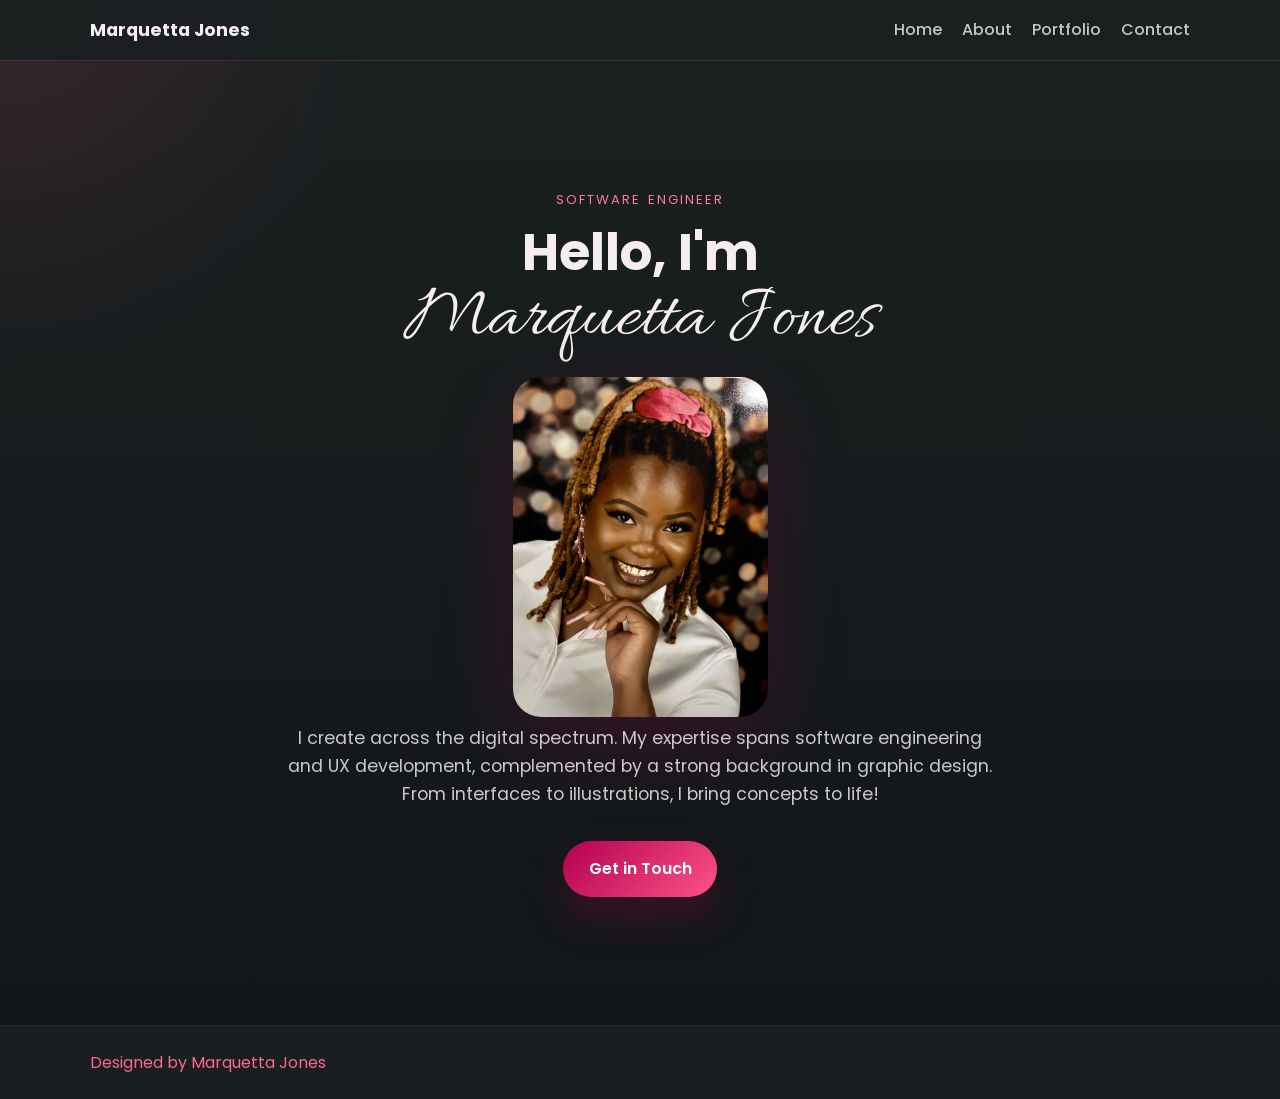
<file: index.html>
<!DOCTYPE html>
<html lang="en">
<head>
  <meta charset="UTF-8">
  <meta name="viewport" content="width=device-width, initial-scale=1.0">
  <title>Marquetta Jones | Home</title>
  <link rel="stylesheet" href="css/styles.css">
</head>
<body>
  <header class="site-header">
    <div class="container">
      <a href="index.html" class="brand">Marquetta Jones</a>
      <nav class="site-nav">
        <a href="index.html">Home</a>
        <a href="about.html">About</a>
        <a href="portfolio.html">Portfolio</a>
        <a href="contact.html">Contact</a>
      </nav>
    </div>
  </header>

  <main class="page-content">
    <section class="hero">
      <div class="container hero-grid">
        <div class="hero-copy">
          <p class="eyebrow">Software Engineer</p>
          <h1>Hello, I'm<br><span class="name-cursive">Marquetta Jones</span></h1>
          <div class="hero-image">
            <img src="img/Headshot.jpeg" alt="Headshot of Marquetta Jones">
          </div>
          <p class="lead">I create across the digital spectrum. My expertise spans software engineering and UX development, complemented by a strong background in graphic design. From interfaces to illustrations, I bring concepts to life!</p>
          <a class="button" href="contact.html">Get in Touch</a>
        </div>
      </div>
    </section>
  </main>

  <footer class="site-footer">
    <div class="container">
      <p>Designed by Marquetta Jones</p>
    </div>
  </footer>
</body>
</html>
</file>
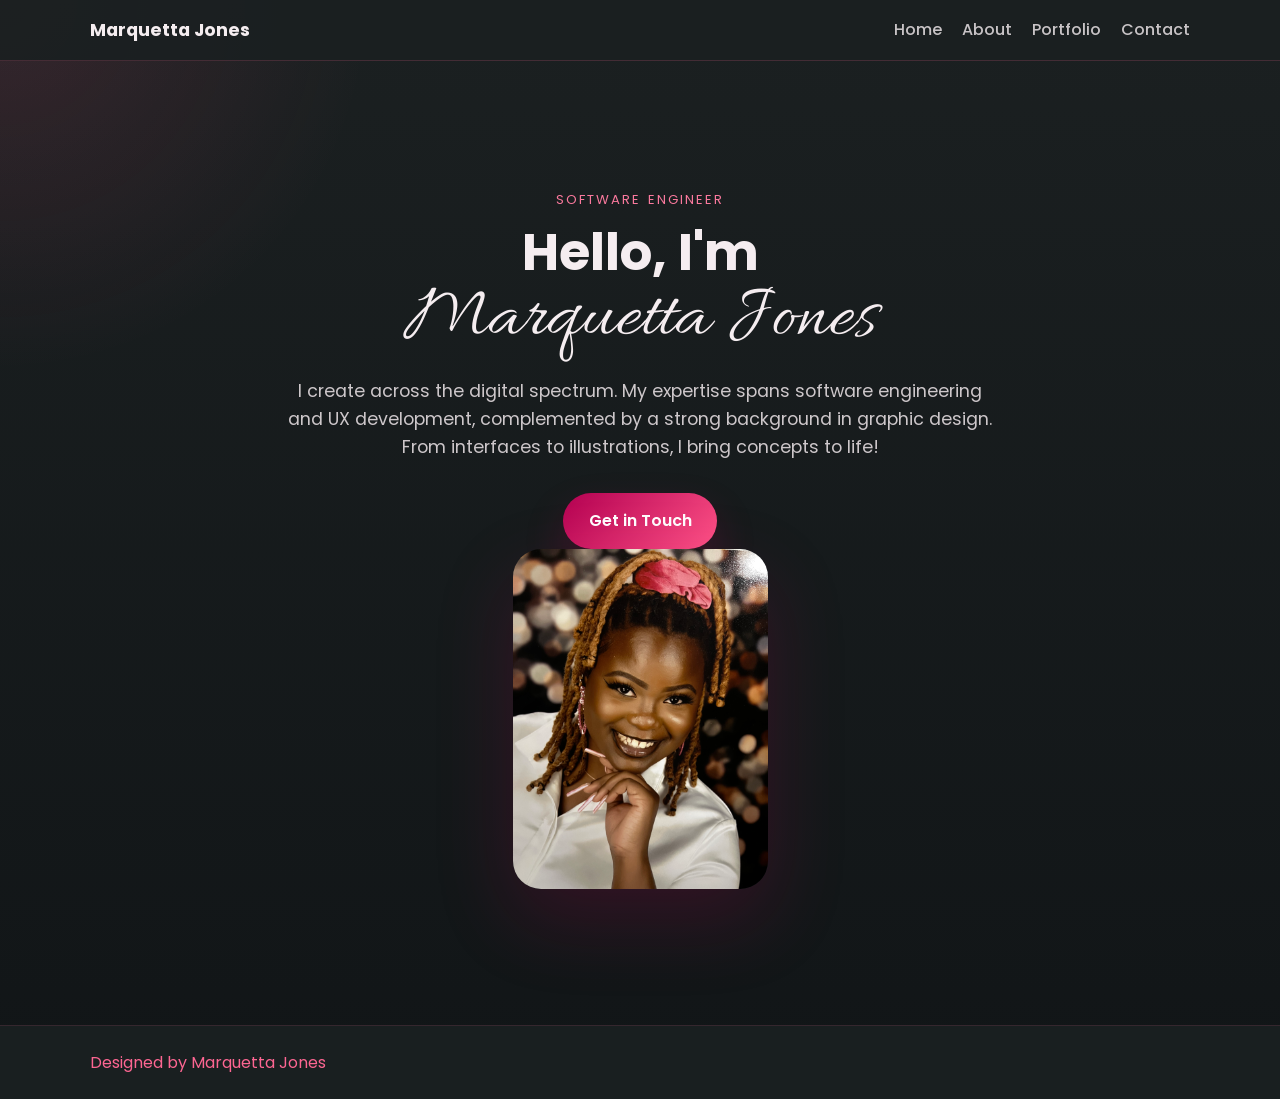
<file: html/index.html>
<!DOCTYPE html>
<html lang="en">
<head>
  <meta charset="UTF-8">
  <meta name="viewport" content="width=device-width, initial-scale=1.0">
  <title>Marquetta Jones | Home</title>
  <link rel="stylesheet" href="../css/styles.css">
</head>
<body>
  <header class="site-header">
    <div class="container">
      <a href="index.html" class="brand">Marquetta Jones</a>
      <nav class="site-nav">
        <a href="index.html">Home</a>
        <a href="about.html">About</a>
        <a href="portfolio.html">Portfolio</a>
        <a href="contact.html">Contact</a>
      </nav>
    </div>
  </header>

  <main class="page-content">
    <section class="hero">
      <div class="container hero-grid">
        <div class="hero-copy">
          <p class="eyebrow">Software Engineer</p>
          <h1>Hello, I'm<br><span class="name-cursive">Marquetta Jones</span></h1>
          <p class="lead">I create across the digital spectrum. My expertise spans software engineering and UX development, complemented by a strong background in graphic design. From interfaces to illustrations, I bring concepts to life!</p>
          <a class="button" href="contact.html">Get in Touch</a>
        </div>
        <div class="hero-image">
          <img src="../img/Headshot.jpeg" alt="Headshot of Marquetta Jones">
        </div>
      </div>
    </section>
  </main>

  <footer class="site-footer">
    <div class="container">
      <p>Designed by Marquetta Jones</p>
    </div>
  </footer>
</body>
</html>
</file>
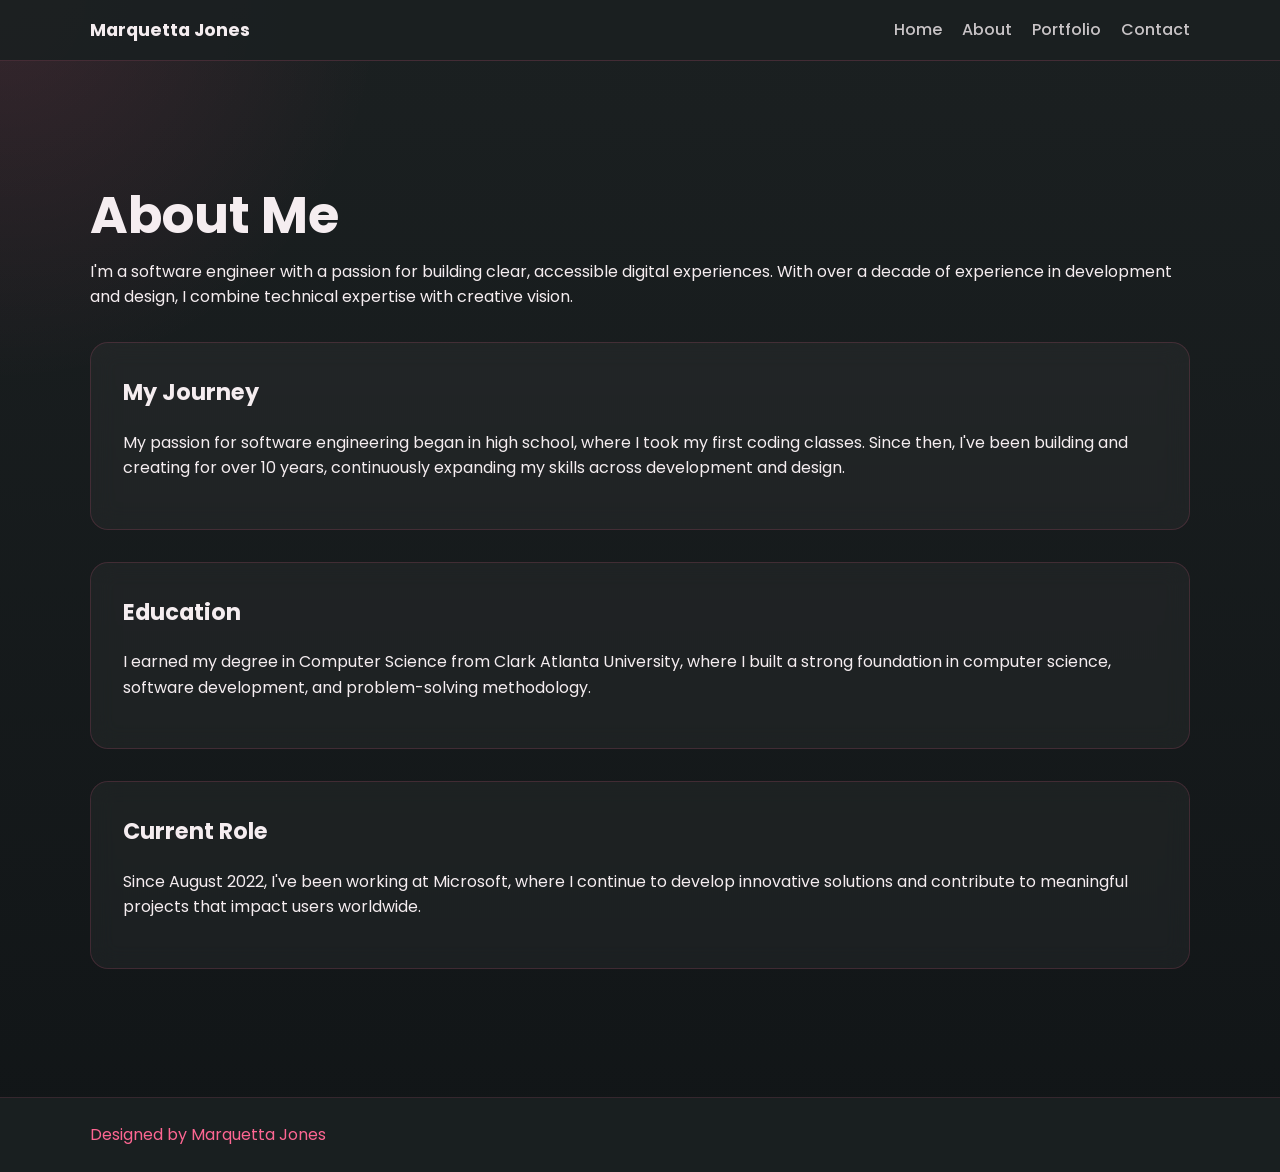
<file: about.html>
<!DOCTYPE html>
<html lang="en">
<head>
  <meta charset="UTF-8">
  <meta name="viewport" content="width=device-width, initial-scale=1.0">
  <title>Marquetta Jones | About</title>
  <link rel="stylesheet" href="css/styles.css">
</head>
<body>
  <header class="site-header">
    <div class="container">
      <a href="index.html" class="brand">Marquetta Jones</a>
      <nav class="site-nav">
        <a href="index.html">Home</a>
        <a href="about.html">About</a>
        <a href="portfolio.html">Portfolio</a>
        <a href="contact.html">Contact</a>
      </nav>
    </div>
  </header>

  <main class="page-content">
    <section class="about-section">
      <div class="container">
        <h1>About Me</h1>
        <p>I'm a software engineer with a passion for building clear, accessible digital experiences. With over a decade of experience in development and design, I combine technical expertise with creative vision.</p>
        
        <div class="history-card">
          <h2>My Journey</h2>
          <p>My passion for software engineering began in high school, where I took my first coding classes. Since then, I've been building and creating for over 10 years, continuously expanding my skills across development and design.</p>
        </div>

        <div class="history-card">
          <h2>Education</h2>
          <p>I earned my degree in Computer Science from Clark Atlanta University, where I built a strong foundation in computer science, software development, and problem-solving methodology.</p>
        </div>

        <div class="history-card">
          <h2>Current Role</h2>
          <p>Since August 2022, I've been working at Microsoft, where I continue to develop innovative solutions and contribute to meaningful projects that impact users worldwide.</p>
        </div>
      </div>
    </section>
  </main>

  <footer class="site-footer">
    <div class="container">
      <p>Designed by Marquetta Jones</p>
    </div>
  </footer>
</body>
</html>
</file>
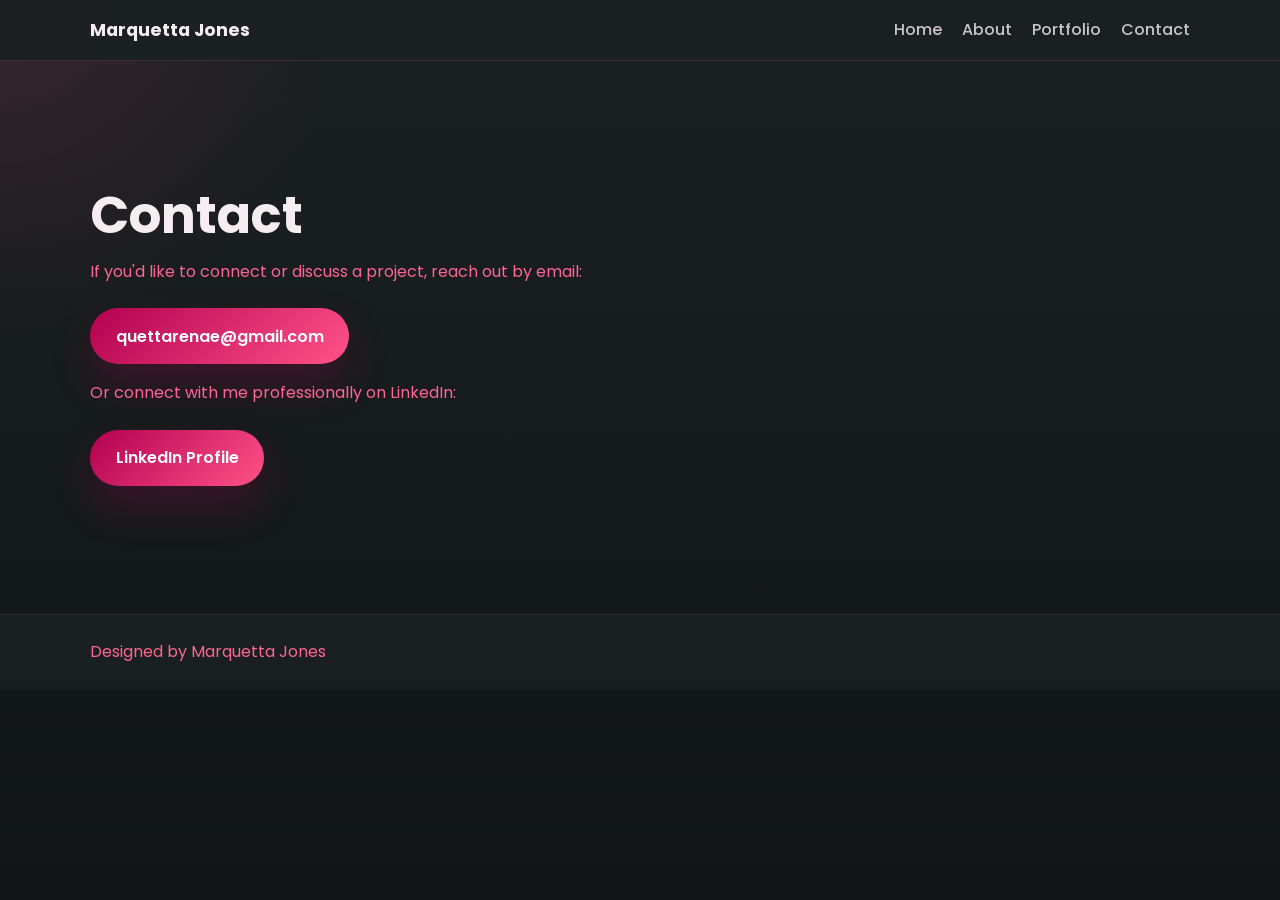
<file: contact.html>
<!DOCTYPE html>
<html lang="en">
<head>
  <meta charset="UTF-8">
  <meta name="viewport" content="width=device-width, initial-scale=1.0">
  <title>Marquetta Jones | Contact</title>
  <link rel="stylesheet" href="css/styles.css">
</head>
<body>
  <header class="site-header">
    <div class="container">
      <a href="index.html" class="brand">Marquetta Jones</a>
      <nav class="site-nav">
        <a href="index.html">Home</a>
        <a href="about.html">About</a>
        <a href="portfolio.html">Portfolio</a>
        <a href="contact.html">Contact</a>
      </nav>
    </div>
  </header>

  <main class="page-content">
    <section class="contact-section">
      <div class="container">
        <h1>Contact</h1>
        <p>If you'd like to connect or discuss a project, reach out by email:</p>
        <a class="email-link" href="mailto:quettarenae@gmail.com">quettarenae@gmail.com</a>
        <p>Or connect with me professionally on LinkedIn:</p>
        <a class="email-link" href="https://www.linkedin.com/in/marquetta-j-2748b9159/" target="_blank">LinkedIn Profile</a>
      </div>
    </section>
  </main>

  <footer class="site-footer">
    <div class="container">
      <p>Designed by Marquetta Jones</p>
    </div>
  </footer>
</body>
</html>
</file>
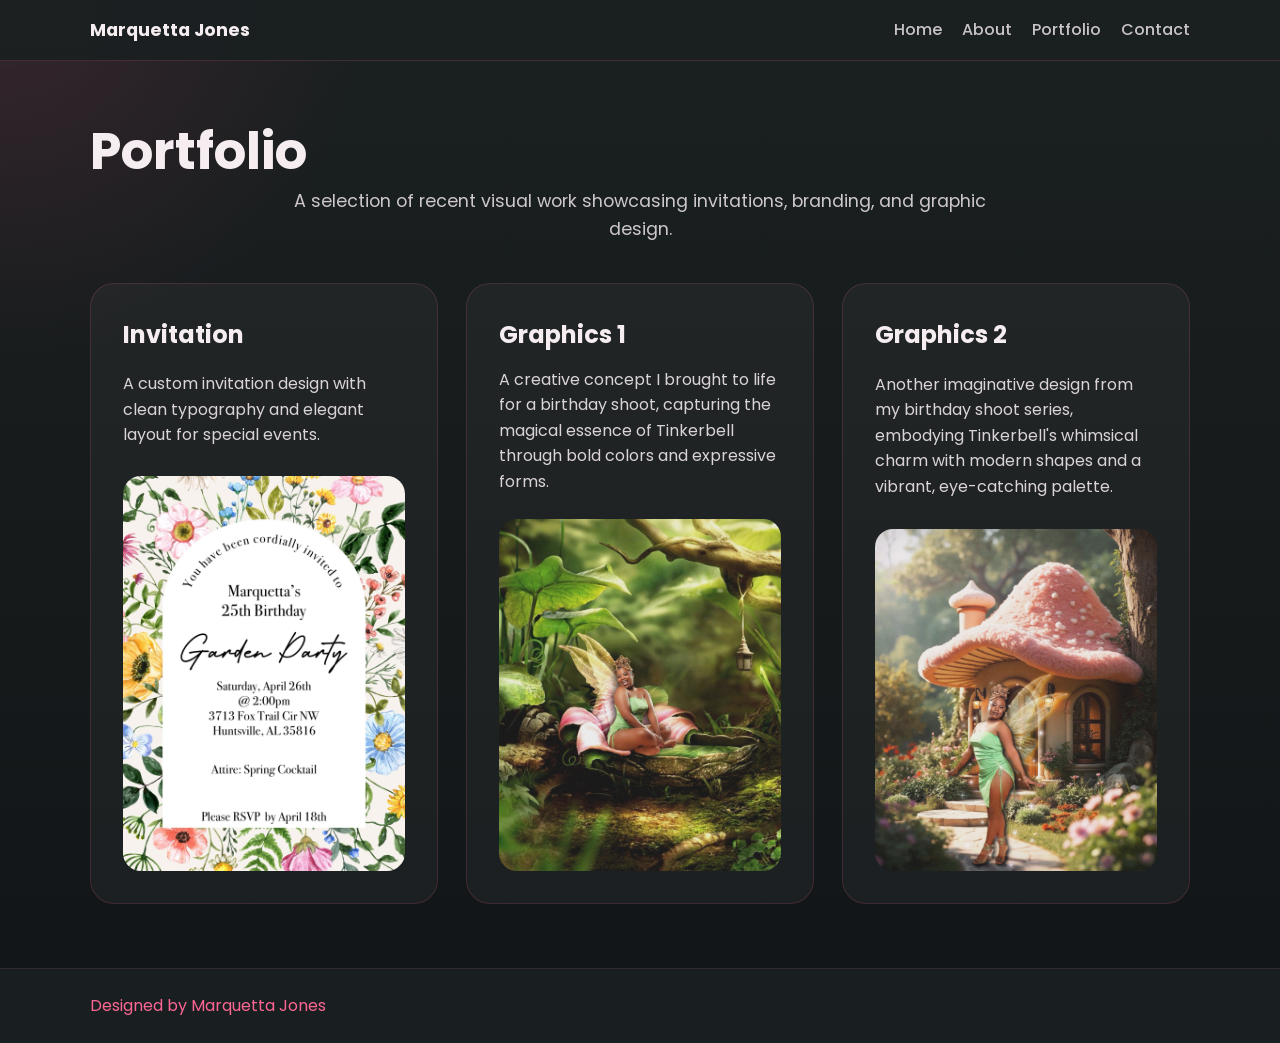
<file: portfolio.html>
<!DOCTYPE html>
<html lang="en">
<head>
  <meta charset="UTF-8">
  <meta name="viewport" content="width=device-width, initial-scale=1.0">
  <title>Marquetta Jones | Portfolio</title>
  <link rel="stylesheet" href="css/styles.css">
</head>
<body>
  <header class="site-header">
    <div class="container">
      <a href="index.html" class="brand">Marquetta Jones</a>
      <nav class="site-nav">
        <a href="index.html">Home</a>
        <a href="about.html">About</a>
        <a href="portfolio.html">Portfolio</a>
        <a href="contact.html">Contact</a>
      </nav>
    </div>
  </header>

  <main class="page-content">
    <section class="portfolio-section">
      <div class="container">
        <h1>Portfolio</h1>
        <p class="lead">A selection of recent visual work showcasing invitations, branding, and graphic design.</p>

        <div class="portfolio-grid">
          <article class="project-card">
            <h2>Invitation</h2>
            <p>A custom invitation design with clean typography and elegant layout for special events.</p>
            <img src="img/Invitation.JPG" alt="Invitation design" class="project-image">
          </article>

          <article class="project-card">
            <h2>Graphics 1</h2>
            <p>A creative concept I brought to life for a birthday shoot, capturing the magical essence of Tinkerbell through bold colors and expressive forms.</p>
            <img src="img/Graphics1.JPEG" alt="Graphics 1 design" class="project-image">
          </article>

          <article class="project-card">
            <h2>Graphics 2</h2>
            <p>Another imaginative design from my birthday shoot series, embodying Tinkerbell's whimsical charm with modern shapes and a vibrant, eye-catching palette.</p>
            <img src="img/Graphics2.JPEG" alt="Graphics 2 design" class="project-image">
          </article>
        </div>
      </div>
    </section>
  </main>

  <footer class="site-footer">
    <div class="container">
      <p>Designed by Marquetta Jones</p>
    </div>
  </footer>
</body>
</html>
</file>
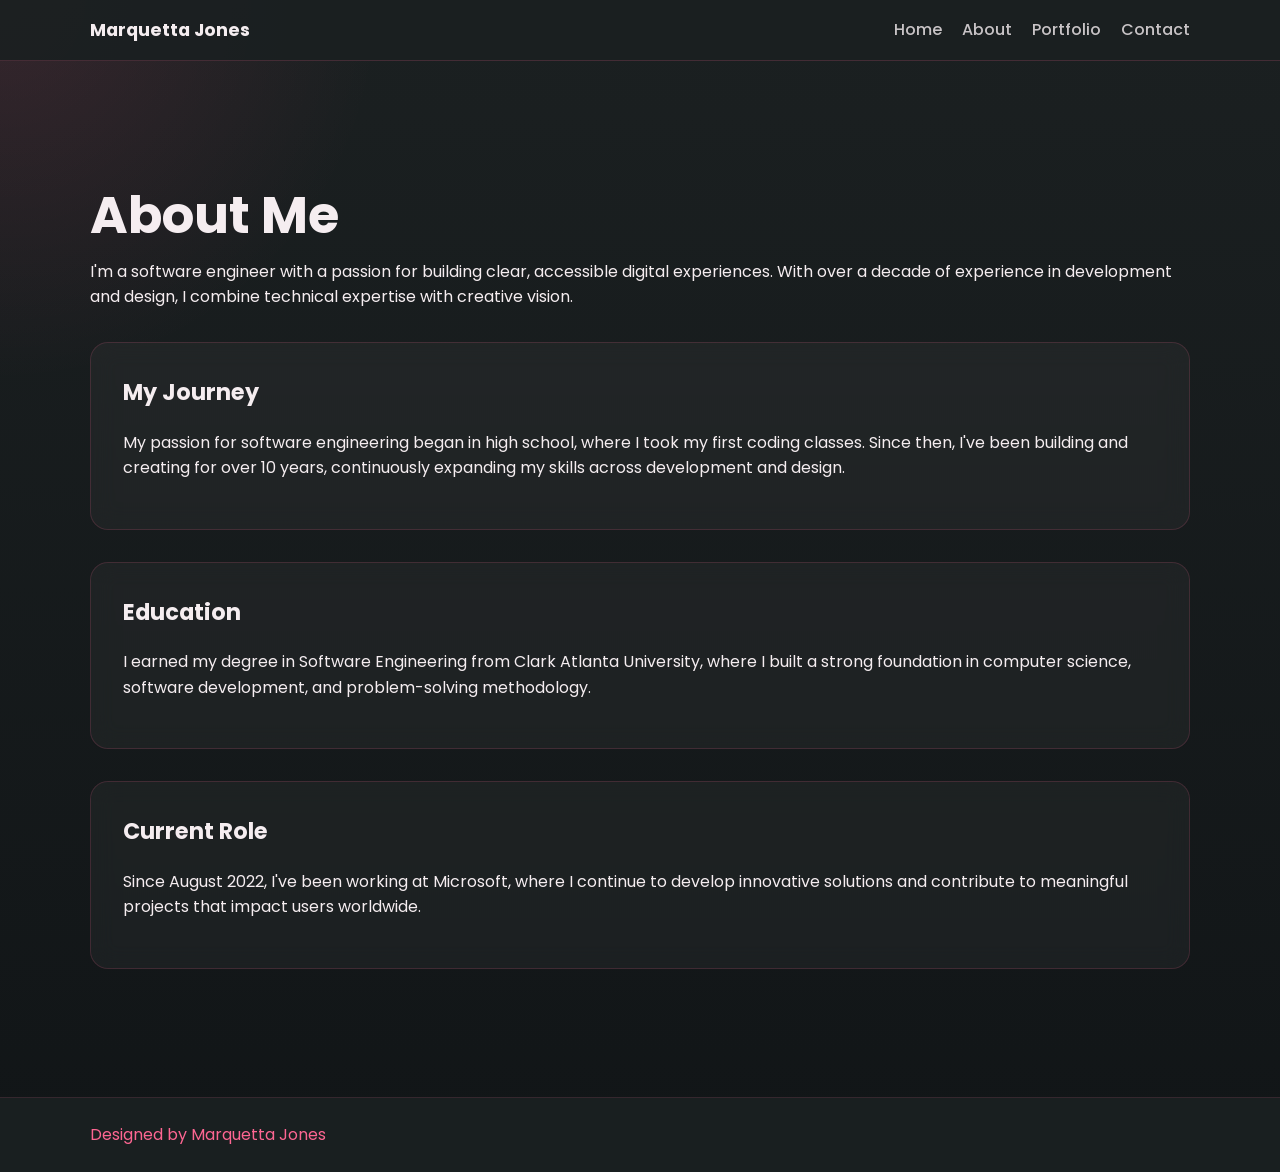
<file: html/about.html>
<!DOCTYPE html>
<html lang="en">
<head>
  <meta charset="UTF-8">
  <meta name="viewport" content="width=device-width, initial-scale=1.0">
  <title>Marquetta Jones | About</title>
  <link rel="stylesheet" href="../css/styles.css">
</head>
<body>
  <header class="site-header">
    <div class="container">
      <a href="index.html" class="brand">Marquetta Jones</a>
      <nav class="site-nav">
        <a href="index.html">Home</a>
        <a href="about.html">About</a>
        <a href="portfolio.html">Portfolio</a>
        <a href="contact.html">Contact</a>
      </nav>
    </div>
  </header>

  <main class="page-content">
    <section class="about-section">
      <div class="container">
        <h1>About Me</h1>
        <p>I'm a software engineer with a passion for building clear, accessible digital experiences. With over a decade of experience in development and design, I combine technical expertise with creative vision.</p>
        
        <div class="history-card">
          <h2>My Journey</h2>
          <p>My passion for software engineering began in high school, where I took my first coding classes. Since then, I've been building and creating for over 10 years, continuously expanding my skills across development and design.</p>
        </div>

        <div class="history-card">
          <h2>Education</h2>
          <p>I earned my degree in Software Engineering from Clark Atlanta University, where I built a strong foundation in computer science, software development, and problem-solving methodology.</p>
        </div>

        <div class="history-card">
          <h2>Current Role</h2>
          <p>Since August 2022, I've been working at Microsoft, where I continue to develop innovative solutions and contribute to meaningful projects that impact users worldwide.</p>
        </div>
      </div>
    </section>
  </main>

  <footer class="site-footer">
    <div class="container">
      <p>Designed by Marquetta Jones</p>
    </div>
  </footer>
</body>
</html>
</file>
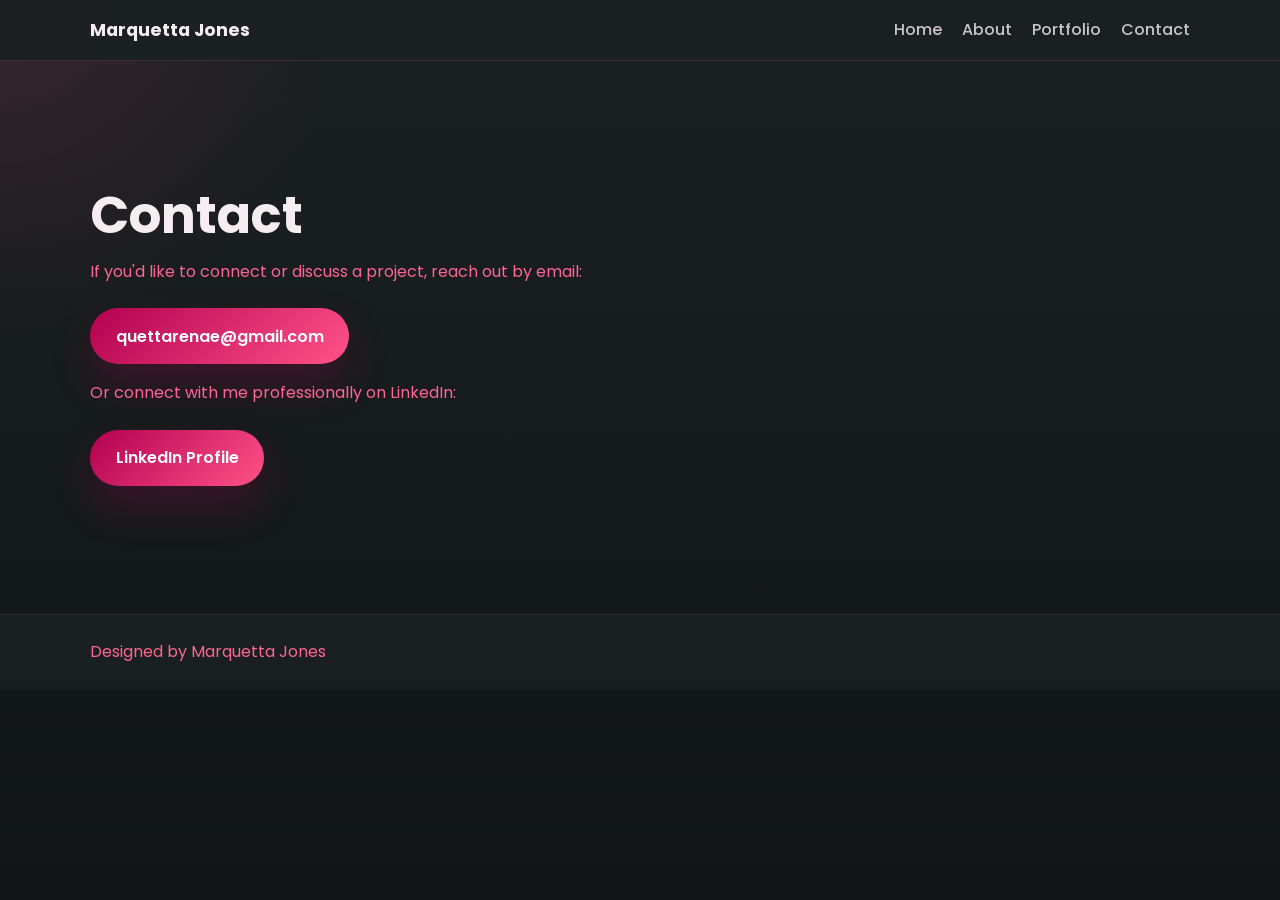
<file: html/contact.html>
<!DOCTYPE html>
<html lang="en">
<head>
  <meta charset="UTF-8">
  <meta name="viewport" content="width=device-width, initial-scale=1.0">
  <title>Marquetta Jones | Contact</title>
  <link rel="stylesheet" href="../css/styles.css">
</head>
<body>
  <header class="site-header">
    <div class="container">
      <a href="index.html" class="brand">Marquetta Jones</a>
      <nav class="site-nav">
        <a href="index.html">Home</a>
        <a href="about.html">About</a>
        <a href="portfolio.html">Portfolio</a>
        <a href="contact.html">Contact</a>
      </nav>
    </div>
  </header>

  <main class="page-content">
    <section class="contact-section">
      <div class="container">
        <h1>Contact</h1>
        <p>If you'd like to connect or discuss a project, reach out by email:</p>
        <a class="email-link" href="mailto:quettarenae@gmail.com">quettarenae@gmail.com</a>
        <p>Or connect with me professionally on LinkedIn:</p>
        <a class="email-link" href="https://www.linkedin.com/in/marquetta-j-2748b9159/" target="_blank">LinkedIn Profile</a>
      </div>
    </section>
  </main>

  <footer class="site-footer">
    <div class="container">
      <p>Designed by Marquetta Jones</p>
    </div>
  </footer>
</body>
</html>
</file>
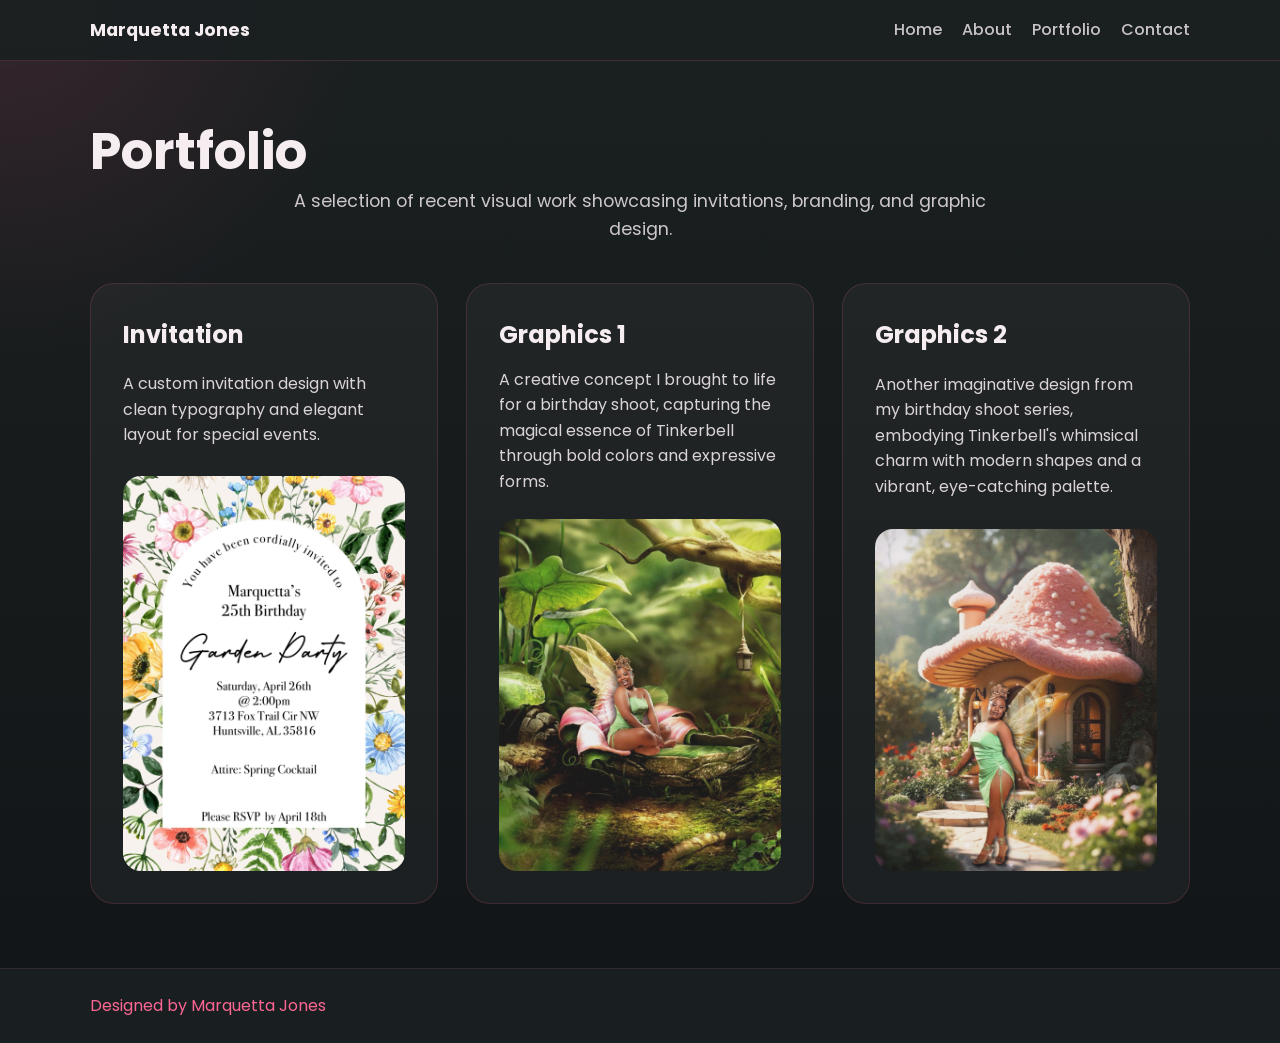
<file: html/portfolio.html>
<!DOCTYPE html>
<html lang="en">
<head>
  <meta charset="UTF-8">
  <meta name="viewport" content="width=device-width, initial-scale=1.0">
  <title>Marquetta Jones | Portfolio</title>
  <link rel="stylesheet" href="../css/styles.css">
</head>
<body>
  <header class="site-header">
    <div class="container">
      <a href="index.html" class="brand">Marquetta Jones</a>
      <nav class="site-nav">
        <a href="index.html">Home</a>
        <a href="about.html">About</a>
        <a href="portfolio.html">Portfolio</a>
        <a href="contact.html">Contact</a>
      </nav>
    </div>
  </header>

  <main class="page-content">
    <section class="portfolio-section">
      <div class="container">
        <h1>Portfolio</h1>
        <p class="lead">A selection of recent visual work showcasing invitations, branding, and graphic design.</p>

        <div class="portfolio-grid">
          <article class="project-card">
            <h2>Invitation</h2>
            <p>A custom invitation design with clean typography and elegant layout for special events.</p>
            <img src="../img/Invitation.JPG" alt="Invitation design" class="project-image">
          </article>

          <article class="project-card">
            <h2>Graphics 1</h2>
            <p>A creative concept I brought to life for a birthday shoot, capturing the magical essence of Tinkerbell through bold colors and expressive forms.</p>
            <img src="../img/Graphics1.JPEG" alt="Graphics 1 design" class="project-image">
          </article>

          <article class="project-card">
            <h2>Graphics 2</h2>
            <p>Another imaginative design from my birthday shoot series, embodying Tinkerbell's whimsical charm with modern shapes and a vibrant, eye-catching palette.</p>
            <img src="../img/Graphics2.JPEG" alt="Graphics 2 design" class="project-image">
          </article>
        </div>
      </div>
    </section>
  </main>

  <footer class="site-footer">
    <div class="container">
      <p>Designed by Marquetta Jones</p>
    </div>
  </footer>
</body>
</html>
</file>
<file: css/styles.css>
@import url('https://fonts.googleapis.com/css2?family=Poppins:wght@400;500;600;700&family=Allura&display=swap');

:root {
  color-scheme: dark;
  --bg: #1B2021;
  --surface: #111517;
  --panel: #202528;
  --text: #F5EDF0;
  --muted: #FD6692;
  --accent: #B30051;
  --accent-soft: #FF5387;
  --accent-light: #FA799D;
  --border: #FD6692;
  background-color: var(--bg);
  color: var(--text);
  font-family: 'Poppins', system-ui, -apple-system, BlinkMacSystemFont, 'Segoe UI', sans-serif;
}

* {
  box-sizing: border-box;
}

body {
  margin: 0;
  min-height: 100vh;
  line-height: 1.6;
  background: radial-gradient(circle at top left, rgba(255,83,135,0.12), transparent 22%),
    linear-gradient(180deg, var(--bg) 0%, var(--surface) 100%);
}

.container {
  width: min(1100px, 90%);
  margin: 0 auto;
}

.site-header {
  border-bottom: 1px solid rgba(253,102,146,0.18);
  background: rgba(27,32,33,0.92);
  position: sticky;
  top: 0;
  z-index: 10;
}

.site-header .container {
  display: flex;
  align-items: center;
  justify-content: space-between;
  padding: 1rem 0;
}

.brand {
  font-size: 1.1rem;
  font-weight: 700;
  color: var(--text);
  text-decoration: none;
}

.site-nav {
  display: flex;
  gap: 1.25rem;
}

.site-nav a {
  color: rgba(245,237,240,0.8);
  text-decoration: none;
  font-weight: 500;
}

.site-nav a:hover {
  color: var(--accent-light);
}

.page-content {
  padding: 4rem 0;
}

.hero,
.about-section,
.contact-section {
  padding: 4rem 0;
}

.hero-copy {
  text-align: center;
}

.hero-image {
  text-align: center;
}

.hero-image img {
  width: 100%;
  max-width: 255px;
  height: auto;
  border-radius: 28px;
  object-fit: cover;
  box-shadow: 0 30px 80px rgba(179, 0, 81, 0.2);
}

.eyebrow {
  margin: 0 0 1rem;
  text-transform: uppercase;
  letter-spacing: 0.16em;
  font-size: 0.82rem;
  color: var(--accent-light);
}

h1 {
  margin: 0 0 1rem;
  font-size: clamp(2.4rem, 4vw, 4rem);
  line-height: 1.05;
}

.name-cursive {
  font-family: 'Allura', cursive;
  font-size: 1.5em;
  font-weight: 400;
}

.lead {
  max-width: 65ch;
  margin: 0 auto 2rem;
  color: rgba(245,237,240,0.82);
  font-size: 1.1rem;
  text-align: center;
}

.button,
.email-link {
  display: inline-flex;
  align-items: center;
  justify-content: center;
  padding: 0.95rem 1.6rem;
  border-radius: 999px;
  background: linear-gradient(135deg, var(--accent), var(--accent-soft));
  color: #fff;
  text-decoration: none;
  font-weight: 600;
  box-shadow: 0 20px 40px rgba(179,0,81,0.24);
}

.history-card {
  margin-top: 2rem;
  padding: 2rem;
  border: 1px solid rgba(253,102,146,0.16);
  border-radius: 18px;
  background: rgba(255,255,255,0.04);
  backdrop-filter: blur(12px);
}

.history-card h2 {
  margin-top: 0;
  font-size: 1.4rem;
}

.contact-section p {
  max-width: 50ch;
  margin-bottom: 1.5rem;
  color: var(--muted);
}

.portfolio-section h1 {
  margin-bottom: 0.5rem;
}

.portfolio-section .lead {
  margin-bottom: 2.5rem;
}

.portfolio-grid {
  display: grid;
  grid-template-columns: repeat(auto-fit, minmax(280px, 1fr));
  gap: 1.75rem;
}

.project-card {
  display: flex;
  flex-direction: column;
  justify-content: space-between;
  padding: 2rem;
  border: 1px solid rgba(253,102,146,0.16);
  border-radius: 24px;
  background: rgba(255,255,255,0.04);
  transition: transform 0.25s ease, box-shadow 0.25s ease;
}

.project-card:hover {
  transform: translateY(-6px);
  box-shadow: 0 24px 60px rgba(179, 0, 81, 0.18);
}

.project-card h2 {
  margin-top: 0;
  margin-bottom: 0.75rem;
}

.project-card p {
  margin: 0 0 1.5rem;
  color: rgba(245,237,240,0.88);
}

.project-image {
  width: 100%;
  height: auto;
  border-radius: 18px;
  display: block;
}

.site-footer {
  padding: 1.5rem 0;
  border-top: 1px solid rgba(253,102,146,0.12);
  background: rgba(27,32,33,0.92);
}

.site-footer p {
  margin: 0;
  color: var(--muted);
}

@media (max-width: 720px) {
  .site-header .container,
  .page-content .container {
    flex-direction: column;
    gap: 1rem;
  }

  .site-nav {
    flex-wrap: wrap;
    justify-content: center;
  }

  .history-card,
  .contact-section {
    padding: 1.5rem 0;
  }
}
</file>
